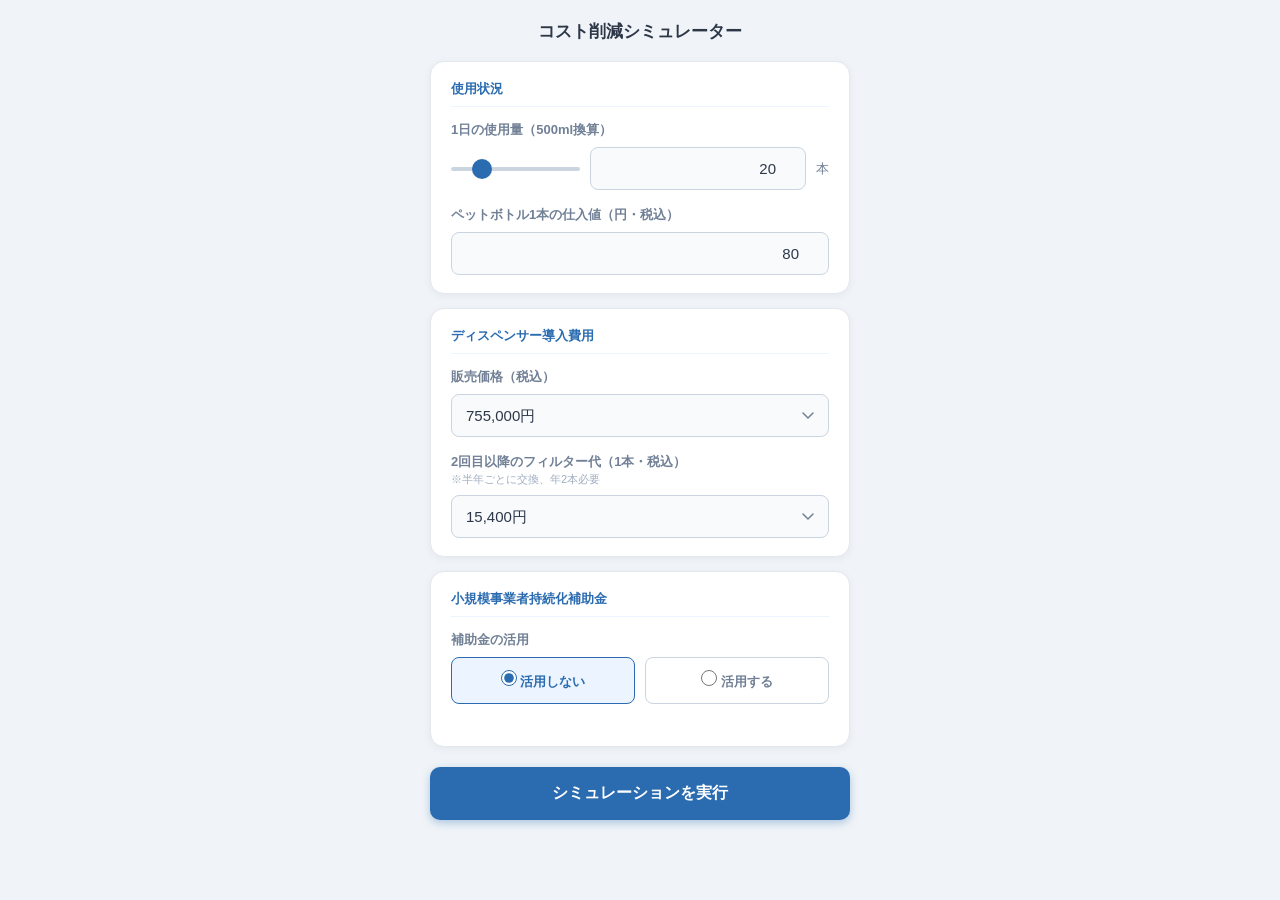
<file: 炭酸シミュレーター_v15.html>
<!DOCTYPE html>
<html lang="ja">
<head>
  <meta charset="UTF-8">
  <meta name="viewport" content="width=device-width, initial-scale=1.0, maximum-scale=1.0, user-scalable=no">
  <title>炭酸ディスペンサー コスト削減シミュレーター</title>
  <style>
    *, *::before, *::after { box-sizing: border-box; margin: 0; padding: 0; }
    body { font-family: 'Helvetica Neue', Arial, sans-serif; background: #f0f4f8; color: #2d3748; min-height: 100vh; padding: 20px 16px 40px; }
    .wrap { max-width: 420px; margin: 0 auto; }
    h2 { font-size: 17px; font-weight: 600; text-align: center; color: #2d3748; margin-bottom: 18px; }
    .card { background: #fff; border: 1px solid #e2e8f0; border-radius: 14px; padding: 18px 20px; margin-bottom: 14px; box-shadow: 0 2px 8px rgba(0,0,0,0.05); }
    .section-title { font-size: 13px; font-weight: 700; color: #2b6cb0; margin-bottom: 14px; padding-bottom: 8px; border-bottom: 1px solid #ebf4ff; }
    .field { margin-bottom: 16px; }
    .field:last-child { margin-bottom: 0; }
    .field label { display: block; font-size: 13px; font-weight: 600; color: #718096; margin-bottom: 8px; }
    .field-note { font-size: 11px; font-weight: 400; color: #a0aec0; }
    .field input[type="number"] { width: 100%; padding: 12px 14px; border: 1px solid #cbd5e0; border-radius: 8px; background: #f8fafc; color: #2d3748; font-size: 15px; font-family: inherit; appearance: none; -webkit-appearance: none; text-align: right; }
    .field select { width: 100%; padding: 12px 14px; border: 1px solid #cbd5e0; border-radius: 8px; background: #f8fafc; color: #2d3748; font-size: 15px; font-family: inherit; appearance: none; -webkit-appearance: none; background-image: url("data:image/svg+xml,%3Csvg xmlns='http://www.w3.org/2000/svg' width='12' height='8' viewBox='0 0 12 8'%3E%3Cpath d='M1 1l5 5 5-5' stroke='%23718096' stroke-width='1.5' fill='none' stroke-linecap='round'/%3E%3C/svg%3E"); background-repeat: no-repeat; background-position: right 14px center; padding-right: 36px; }
    .slider-row { display: flex; align-items: center; gap: 10px; }
    .slider-row input[type="range"] { flex: 1; -webkit-appearance: none; height: 4px; background: #cbd5e0; border-radius: 2px; outline: none; }
    .slider-row input[type="range"]::-webkit-slider-thumb { -webkit-appearance: none; width: 20px; height: 20px; border-radius: 50%; background: #2b6cb0; cursor: pointer; }
    .num-box { width: 58px; padding: 9px 8px; border: 1px solid #cbd5e0; border-radius: 8px; background: #f8fafc; color: #2d3748; font-size: 15px; text-align: right; font-family: inherit; }
    .slider-unit { font-size: 13px; color: #718096; white-space: nowrap; }
    .custom-wrap { display: none; margin-top: 10px; }
    .custom-wrap input[type="number"] { width: 100%; padding: 12px 14px; border: 2px solid #4299e1; border-radius: 8px; background: #ebf8ff; color: #2d3748; font-size: 15px; font-family: inherit; appearance: none; -webkit-appearance: none; text-align: right; }
    .custom-wrap input[type="number"].error { border-color: #c53030; background: #fff5f5; }
    .custom-hint { font-size: 11px; color: #a0aec0; margin-top: 5px; }
    .radio-group { display: flex; gap: 10px; }
    .radio-label { flex: 1; display: flex; align-items: center; justify-content: center; gap: 8px; padding: 12px; border: 1.5px solid #cbd5e0; border-radius: 8px; font-size: 14px; font-weight: 500; color: #718096; cursor: pointer; text-align: center; transition: all 0.15s; }
    .radio-label input[type="radio"] { accent-color: #2b6cb0; width: 16px; height: 16px; }
    .radio-label.selected { border-color: #2b6cb0; background: #ebf4ff; color: #2b6cb0; font-weight: 600; }
    .subsidy-detail-wrap { display: none; margin-top: 14px; padding: 14px 16px; background: #fffbeb; border: 1.5px solid #f6c90e; border-radius: 10px; }
    .subsidy-detail-title { font-size: 13px; font-weight: 700; color: #92610a; margin-bottom: 12px; }
    .subsidy-detail-wrap .field { margin-bottom: 12px; }
    .subsidy-detail-wrap .field:last-child { margin-bottom: 0; }
    .subsidy-detail-wrap .field label { color: #7a5100; }
    .subsidy-detail-wrap .field select,
    .subsidy-detail-wrap .field input[type="number"] { background: #fff; border-color: #f6c90e; }
    .wage-note { font-size: 12px; font-weight: 600; color: #c53030; margin-top: 10px; padding: 8px 10px; background: #fff5f5; border-radius: 6px; line-height: 1.6; }
    .notice-box { display: none; margin-top: 14px; padding: 14px 16px; background: #fffbeb; border: 1.5px solid #f6c90e; border-radius: 10px; }
    .notice-title { font-size: 13px; font-weight: 700; color: #92610a; margin-bottom: 8px; }
    .notice-body { font-size: 12px; color: #7a5100; line-height: 1.8; }
    .btn-primary { width: 100%; padding: 16px; background: #2b6cb0; color: #fff; border: none; border-radius: 10px; font-size: 16px; font-weight: 600; cursor: pointer; margin-top: 6px; font-family: inherit; box-shadow: 0 3px 8px rgba(43,108,176,0.35); }
    .btn-primary:active { background: #2c5282; }
    .btn-back { width: 100%; padding: 14px; background: transparent; color: #718096; border: 1px solid #cbd5e0; border-radius: 10px; font-size: 14px; font-weight: 600; cursor: pointer; margin-top: 6px; font-family: inherit; }
    .compare-row { display: flex; justify-content: space-between; align-items: center; padding: 10px 0; border-bottom: 1px solid #f0f4f8; font-size: 13px; gap: 8px; }
    .compare-row:last-child { border-bottom: none; }
    .compare-row.highlight { background: #f7fafc; margin: 0 -20px; padding: 10px 20px; }
    .clabel { color: #718096; flex: 1; line-height: 1.4; }
    .clabel small { font-size: 11px; }
    .cval { font-weight: 600; color: #2d3748; white-space: nowrap; }
    .cval.green { color: #276749; }
    .cval.red { color: #c53030; }
    .result-block { text-align: center; padding: 22px 0; border-bottom: 1px solid #f0f4f8; }
    .result-block:last-of-type { border-bottom: none; padding-bottom: 4px; }
    .rlabel { font-size: 12px; color: #718096; margin-bottom: 8px; font-weight: 600; }
    .rvalue { font-size: 38px; font-weight: 700; line-height: 1.1; color: #2d3748; }
    .rvalue.green { color: #276749; }
    .rvalue.red { color: #c53030; }
    .wage-result-note { font-size: 11px; color: #c53030; margin-top: 8px; line-height: 1.6; }
    .note { font-size: 11px; color: #a0aec0; text-align: center; margin-top: 16px; line-height: 1.7; }
    .summary-row { display: flex; justify-content: space-between; padding: 8px 0; font-size: 12px; border-bottom: 1px solid #f0f4f8; color: #718096; }
    .summary-row:last-child { border-bottom: none; }
    .summary-row span:last-child { font-weight: 600; color: #2d3748; }
    .alert-box { display: none; margin-top: 14px; padding: 14px 16px; background: #fff5f5; border: 1.5px solid #c53030; border-radius: 10px; font-size: 12px; color: #c53030; line-height: 1.8; font-weight: 600; }
    .hidden { display: none !important; }
  </style>
</head>
<body>
<div class="wrap">

  <div id="screen-input">
    <h2>コスト削減シミュレーター</h2>

    <div class="card">
      <div class="section-title">使用状況</div>
      <div class="field">
        <label>1日の使用量（500ml換算）</label>
        <div class="slider-row">
          <input type="range" id="rangeUsage" min="1" max="100" value="20" step="1">
          <input type="number" class="num-box" id="numUsage" min="1" max="100" value="20" inputmode="numeric">
          <span class="slider-unit">本</span>
        </div>
      </div>
      <div class="field">
        <label>ペットボトル1本の仕入値（円・税込）</label>
        <input type="number" id="bottlePrice" value="80" min="1" inputmode="numeric">
      </div>
    </div>

    <div class="card">
      <div class="section-title">ディスペンサー導入費用</div>
      <div class="field">
        <label>販売価格（税込）</label>
        <select id="dispenserCost">
          <option value="255000">255,000円</option>
          <option value="355000">355,000円</option>
          <option value="455000">455,000円</option>
          <option value="555000">555,000円</option>
          <option value="655000">655,000円</option>
          <option value="755000" selected>755,000円</option>
          <option value="custom">自由入力</option>
        </select>
        <div class="custom-wrap" id="customCostWrap">
          <input type="number" id="customCost" placeholder="例：330000" min="1" inputmode="numeric">
          <p class="custom-hint">半角数字で円単位入力</p>
        </div>
      </div>
      <div class="field">
        <label>2回目以降のフィルター代（1本・税込）<br><span class="field-note">※半年ごとに交換、年2本必要</span></label>
        <select id="filterPrice">
          <option value="7700">7,700円</option>
          <option value="11000">11,000円</option>
          <option value="15400" selected>15,400円</option>
          <option value="custom">自由入力</option>
        </select>
        <div class="custom-wrap" id="customFilterWrap">
          <input type="number" id="customFilter" placeholder="例：8800" min="7700" inputmode="numeric">
          <p class="custom-hint">7,700円以上で入力してください</p>
        </div>
      </div>
    </div>

    <div class="card">
      <div class="section-title">小規模事業者持続化補助金</div>
      <div class="field">
        <label>補助金の活用</label>
        <div class="radio-group">
          <label class="radio-label selected" id="radioLabelNone">
            <input type="radio" name="subsidyUse" value="none" checked> 活用しない
          </label>
          <label class="radio-label" id="radioLabelUse">
            <input type="radio" name="subsidyUse" value="use"> 活用する
          </label>
        </div>
      </div>

      <div id="subsidyDetailWrap" class="subsidy-detail-wrap">
        <div class="subsidy-detail-title">📋 申請条件の確認</div>
        <div class="field">
          <label>① お客様の業種</label>
          <select id="subsidyIndustry">
            <option value="commerce">商業・サービス業（宿泊業・娯楽業以外）</option>
            <option value="hotel">宿泊業・娯楽業</option>
            <option value="manufacturing">製造業その他</option>
            <option value="multiple">複数業態</option>
          </select>
        </div>
        <div class="field">
          <label>② 会社全体の従業員数</label>
          <input type="number" id="subsidyEmployees" value="0" min="0" inputmode="numeric">
        </div>
        <div class="field">
          <label>③ 直近1期の利益状況<br><span class="field-note">※個人事業主は前年度確定申告の状況</span></label>
          <select id="subsidyProfit">
            <option value="surplus">黒字</option>
            <option value="deficit">赤字</option>
            <option value="zero">±0</option>
          </select>
        </div>
        <div class="wage-note">
          ⚠️ 賃金引上げ特例枠を利用する場合、事業場内最低賃金を＋50円以上UPする必要があります。<br>（年間コスト目安：約82,000円）
        </div>
        <div class="alert-box" id="eligibilityAlert">
          ⚠️ 入力された従業員数では小規模事業者持続化補助金の対象外となる可能性があります。
        </div>
      </div>

      <div class="notice-box" id="subsidyNotice">
        <div class="notice-title">⚠️ ご注意</div>
        <div class="notice-body">小規模事業者持続化補助金で申請をする場合は、炭酸ディスペンサー単体での申請が行えません。<br><br>「炭酸ディスペンサーを導入したことを広報活動に利用し、販促に邁進する」という想定で申請を行う為、他の商品とセットで申請致します。</div>
      </div>
    </div>

    <button class="btn-primary" id="btnCalc">シミュレーションを実行</button>
  </div>

  <div id="screen-result" class="hidden">
    <h2>シミュレーション結果</h2>

    <div class="card">
      <div class="section-title">毎月のコスト比較（30日換算）</div>
      <div class="compare-row"><span class="clabel">ペットボトル利用時</span><span class="cval" id="r-monthly-pet">-</span></div>
      <div class="compare-row"><span class="clabel">ディスペンサー利用時<br><small>（ガス・水道・フィルター月割含む）</small></span><span class="cval" id="r-monthly-disp">-</span></div>
      <div class="compare-row highlight"><span class="clabel">毎月の削減額</span><span class="cval green" id="r-monthly-saving">-</span></div>
    </div>

    <div class="card">
      <div class="section-title">年間コスト比較</div>
      <div class="compare-row"><span class="clabel">ペットボトル利用時</span><span class="cval" id="r-yearly-pet">-</span></div>
      <div class="compare-row"><span class="clabel">ディスペンサー利用時</span><span class="cval" id="r-yearly-disp">-</span></div>
      <div class="compare-row highlight"><span class="clabel">年間の削減額</span><span class="cval green" id="r-yearly-saving">-</span></div>
    </div>

    <div class="card">
      <div class="section-title">初期費用の回収期間</div>
      <div class="compare-row"><span class="clabel">販売価格</span><span class="cval" id="r-initial">-</span></div>
      <div id="subsidy-block" class="hidden">
        <div class="compare-row"><span class="clabel">補助金額（賃金引上げ枠・上限200万円）</span><span class="cval green" id="r-subsidy-amount">-</span></div>
        <div class="compare-row"><span class="clabel">賃上げコスト（+50円×1,640時間）</span><span class="cval red" id="r-wage-cost">+¥82,000</span></div>
        <div class="compare-row highlight"><span class="clabel">実質負担額</span><span class="cval" id="r-net-cost">-</span></div>
      </div>
      <div class="result-block">
        <div class="rlabel" id="roi-label">初期費用の回収期間</div>
        <div class="rvalue" id="r-roi">-</div>
      </div>
      <div id="roi-subsidy-block" class="hidden">
        <div class="result-block">
          <div class="rlabel">補助金活用後の回収期間</div>
          <div class="rvalue green" id="r-roi-subsidy">-</div>
          <p class="wage-result-note" id="r-wage-note">※最低1年間、50円賃上げした場合のコスト（約82,000円）を加味しています<br>（日本の平均労働時間 約1,640時間×50円で計算）</p>
        </div>
      </div>
      <p class="note">※毎月の削減額から算出した目安の期間です</p>
    </div>

    <div class="card">
      <div class="summary-row"><span>1日の使用量</span><span id="r-usage">-</span></div>
      <div class="summary-row"><span>ペットボトル仕入値</span><span id="r-price">-</span></div>
      <div class="summary-row"><span>販売価格</span><span id="r-cost">-</span></div>
      <div class="summary-row"><span>フィルター代（1本）</span><span id="r-filter">-</span></div>
    </div>

    <button class="btn-back" id="btnBack">◀ 条件を変えて再計算</button>
  </div>

</div>
<script>
document.addEventListener('DOMContentLoaded', function () {
  var rangeUsage        = document.getElementById('rangeUsage');
  var numUsage          = document.getElementById('numUsage');
  var bottlePrice       = document.getElementById('bottlePrice');
  var dispenserSel      = document.getElementById('dispenserCost');
  var customCostWrap    = document.getElementById('customCostWrap');
  var customCost        = document.getElementById('customCost');
  var filterSel         = document.getElementById('filterPrice');
  var customFilterWrap  = document.getElementById('customFilterWrap');
  var customFilter      = document.getElementById('customFilter');
  var subsidyDetailWrap = document.getElementById('subsidyDetailWrap');
  var subsidyNotice     = document.getElementById('subsidyNotice');
  var subsidyIndustry   = document.getElementById('subsidyIndustry');
  var subsidyEmployees  = document.getElementById('subsidyEmployees');
  var eligibilityAlert  = document.getElementById('eligibilityAlert');
  var radioLabelNone    = document.getElementById('radioLabelNone');
  var radioLabelUse     = document.getElementById('radioLabelUse');
  var btnCalc           = document.getElementById('btnCalc');
  var btnBack           = document.getElementById('btnBack');
  var screenInput       = document.getElementById('screen-input');
  var screenResult      = document.getElementById('screen-result');

  var GAS_PER_BOTTLE = (5500 / 2000) + 0.1;
  var WAGE_COST = 82000; // 1,640時間 × 50円

  // 小規模事業者 従業員上限
  var EMPLOYEE_LIMITS = { commerce: 5, hotel: 20, manufacturing: 20, multiple: 5 };

  rangeUsage.addEventListener('input', function () { numUsage.value = rangeUsage.value; });
  numUsage.addEventListener('focus',   function () { if (this.value === '0') this.value = ''; });
  numUsage.addEventListener('input',   function () { rangeUsage.value = this.value || 1; });
  numUsage.addEventListener('blur',    function () { if (!this.value || parseInt(this.value) <= 0) { this.value = 1; rangeUsage.value = 1; } });

  function syncCostWrap() { customCostWrap.style.display = dispenserSel.value === 'custom' ? 'block' : 'none'; if (dispenserSel.value !== 'custom') customCost.classList.remove('error'); }
  dispenserSel.addEventListener('change', syncCostWrap);
  dispenserSel.addEventListener('input',  syncCostWrap);

  function syncFilterWrap() { customFilterWrap.style.display = filterSel.value === 'custom' ? 'block' : 'none'; if (filterSel.value !== 'custom') customFilter.classList.remove('error'); }
  filterSel.addEventListener('change', syncFilterWrap);
  filterSel.addEventListener('input',  syncFilterWrap);

  function getSubsidyUse() {
    var radios = document.querySelectorAll('input[name="subsidyUse"]');
    for (var i = 0; i < radios.length; i++) { if (radios[i].checked) return radios[i].value; }
    return 'none';
  }

  function checkEligibility() {
    var industry  = subsidyIndustry.value;
    var employees = parseInt(subsidyEmployees.value) || 0;
    var limit     = EMPLOYEE_LIMITS[industry] || 20;
    var eligible  = employees <= limit;
    eligibilityAlert.style.display = eligible ? 'none' : 'block';
    return eligible;
  }

  function syncSubsidy() {
    var use = getSubsidyUse() === 'use';
    radioLabelNone.className = 'radio-label' + (use ? '' : ' selected');
    radioLabelUse.className  = 'radio-label' + (use ? ' selected' : '');
    subsidyDetailWrap.style.display = use ? 'block' : 'none';
    subsidyNotice.style.display     = use ? 'block' : 'none';
  }
  document.querySelectorAll('input[name="subsidyUse"]').forEach(function (r) { r.addEventListener('change', syncSubsidy); });

  // 業種・従業員変更時にリアルタイムで適格チェック
  subsidyIndustry.addEventListener('change', checkEligibility);
  subsidyEmployees.addEventListener('input',  checkEligibility);

  function fmtYen(n) { return '¥' + Math.round(n).toLocaleString('ja-JP'); }

  function calcRoi(cost, saving) {
    if (saving <= 0) return '削減効果なし';
    var tm = cost / saving;
    var y  = Math.floor(tm / 12);
    var m  = Math.ceil(tm % 12);
    var t  = '';
    if (y > 0) t += y + '年';
    if (m > 0) t += m + 'ヶ月';
    return t || '1ヶ月未満';
  }

  btnCalc.addEventListener('click', function () {
    var usage = parseFloat(numUsage.value)    || 0;
    var price = parseFloat(bottlePrice.value) || 0;
    var cost, filter;

    if (dispenserSel.value === 'custom') {
      cost = parseFloat(customCost.value) || 0;
      if (cost <= 0) { customCost.classList.add('error'); customCost.focus(); return; }
      customCost.classList.remove('error');
    } else {
      cost = parseFloat(dispenserSel.value) || 0;
    }

    if (filterSel.value === 'custom') {
      filter = parseFloat(customFilter.value) || 0;
      if (filter < 7700) { customFilter.classList.add('error'); customFilter.focus(); return; }
      customFilter.classList.remove('error');
    } else {
      filter = parseFloat(filterSel.value) || 0;
    }

    var useSubsidy = getSubsidyUse() === 'use';

    // 補助金利用時：適格チェック（対象外でも続行可能）
    if (useSubsidy && !checkEligibility()) {
      if (!confirm('入力された従業員数では小規模事業者持続化補助金の対象外となる可能性があります。このままシミュレーションを続行しますか？')) return;
    }

    var monthlyPet    = usage * price * 30;
    var monthlyDisp   = (usage * GAS_PER_BOTTLE * 30) + ((filter * 2) / 12);
    var monthlySaving = monthlyPet - monthlyDisp;

    document.getElementById('r-usage').textContent  = usage + ' 本/日';
    document.getElementById('r-price').textContent  = fmtYen(price) + '/本';
    document.getElementById('r-cost').textContent   = fmtYen(cost);
    document.getElementById('r-filter').textContent = fmtYen(filter) + '/本';

    document.getElementById('r-monthly-pet').textContent  = fmtYen(monthlyPet);
    document.getElementById('r-monthly-disp').textContent = fmtYen(monthlyDisp);
    var ms = document.getElementById('r-monthly-saving');
    ms.textContent = fmtYen(monthlySaving);
    ms.className   = 'cval ' + (monthlySaving >= 0 ? 'green' : 'red');

    document.getElementById('r-yearly-pet').textContent  = fmtYen(monthlyPet  * 12);
    document.getElementById('r-yearly-disp').textContent = fmtYen(monthlyDisp * 12);
    var ys = document.getElementById('r-yearly-saving');
    ys.textContent = fmtYen(monthlySaving * 12);
    ys.className   = 'cval ' + (monthlySaving >= 0 ? 'green' : 'red');

    document.getElementById('r-initial').textContent = fmtYen(cost);

    var roiEl = document.getElementById('r-roi');
    roiEl.textContent = calcRoi(cost, monthlySaving);
    roiEl.className   = 'rvalue' + (monthlySaving > 0 ? '' : ' red');

    var subBlock    = document.getElementById('subsidy-block');
    var roiSubBlock = document.getElementById('roi-subsidy-block');
    var roiLabel    = document.getElementById('roi-label');

    if (useSubsidy) {
      // 補助金：賃金引上げ枠 上限200万・補助率2/3
      var subAmt  = Math.min(cost * (2/3), 2000000);
      var netCost = cost - subAmt + WAGE_COST; // 補助金引いて賃上げコスト加算

      document.getElementById('r-subsidy-amount').textContent = '−' + fmtYen(subAmt);
      document.getElementById('r-net-cost').textContent       = fmtYen(netCost);

      var rs = document.getElementById('r-roi-subsidy');
      rs.textContent = calcRoi(netCost, monthlySaving);
      rs.className   = 'rvalue' + (monthlySaving > 0 ? ' green' : ' red');

      subBlock.classList.remove('hidden');
      roiSubBlock.classList.remove('hidden');
      roiLabel.textContent = '補助金なしの回収期間';
    } else {
      subBlock.classList.add('hidden');
      roiSubBlock.classList.add('hidden');
      roiLabel.textContent = '初期費用の回収期間';
    }

    screenInput.classList.add('hidden');
    screenResult.classList.remove('hidden');
    window.scrollTo(0, 0);
  });

  btnBack.addEventListener('click', function () {
    screenResult.classList.add('hidden');
    screenInput.classList.remove('hidden');
    window.scrollTo(0, 0);
  });
});
</script>
</body>
</html>
</file>
